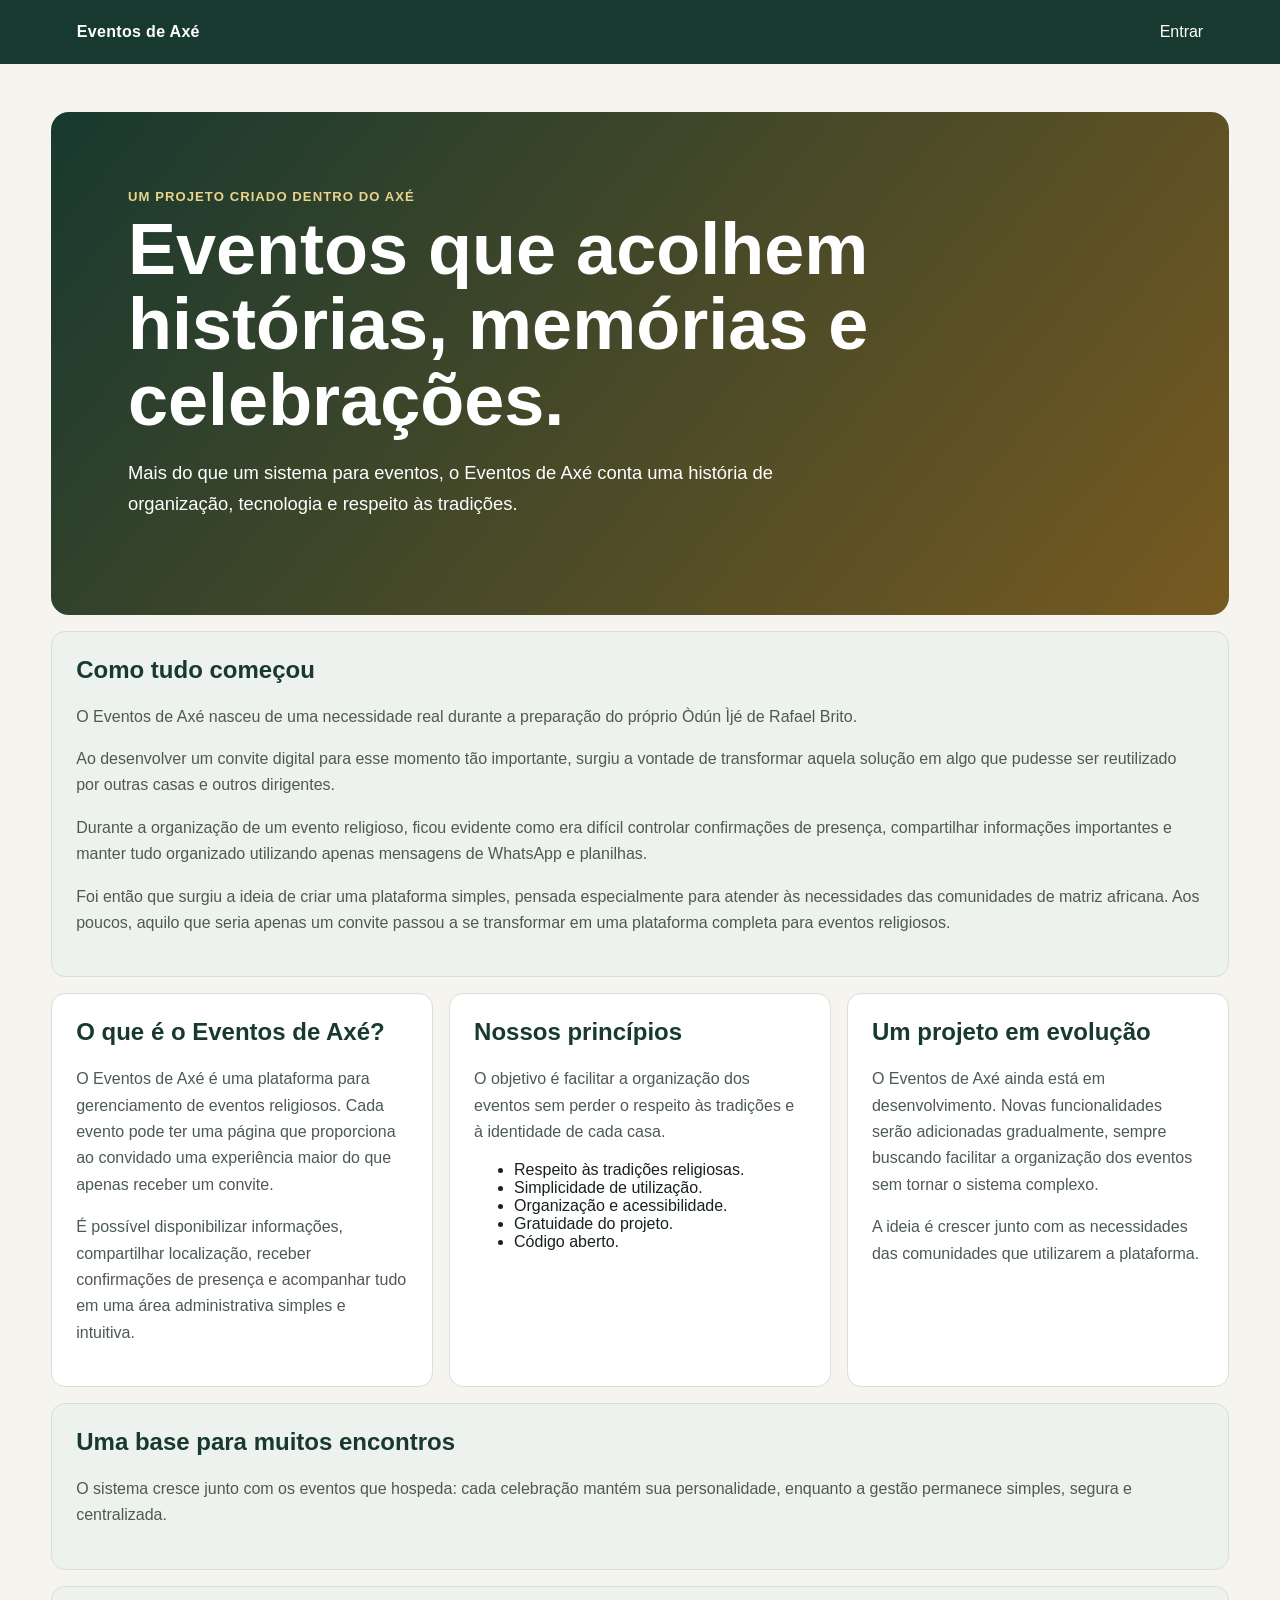
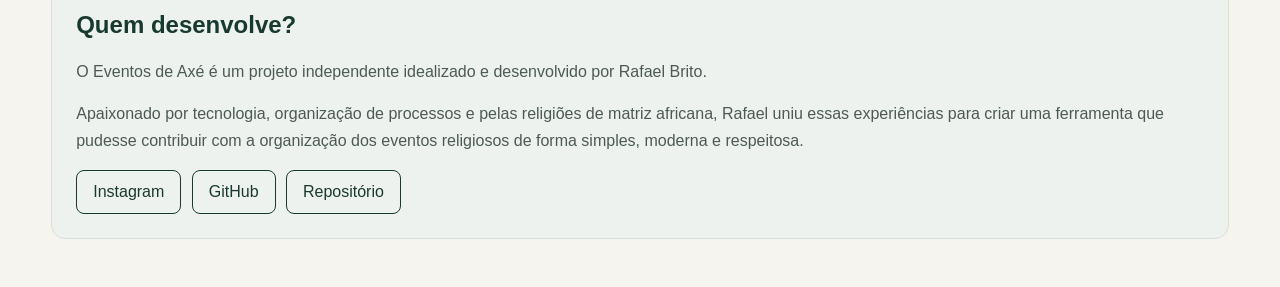
<file: index.html>
<!doctype html>
<html lang="pt-BR"><head><meta charset="utf-8"><meta name="viewport" content="width=device-width,initial-scale=1"><title>Eventos de Axé</title><link rel="stylesheet" href="assets/css/portal.css"></head>
<body><header class="portal-header"><a href="#/" class="brand">Eventos de Axé</a><nav id="navigation"></nav></header><main id="app" class="portal-main" aria-live="polite"></main><script src="assets/js/config.js"></script><script src="assets/js/session.js"></script><script src="assets/js/api.js"></script><script src="js/portal-app.js"></script></body></html>
</file>
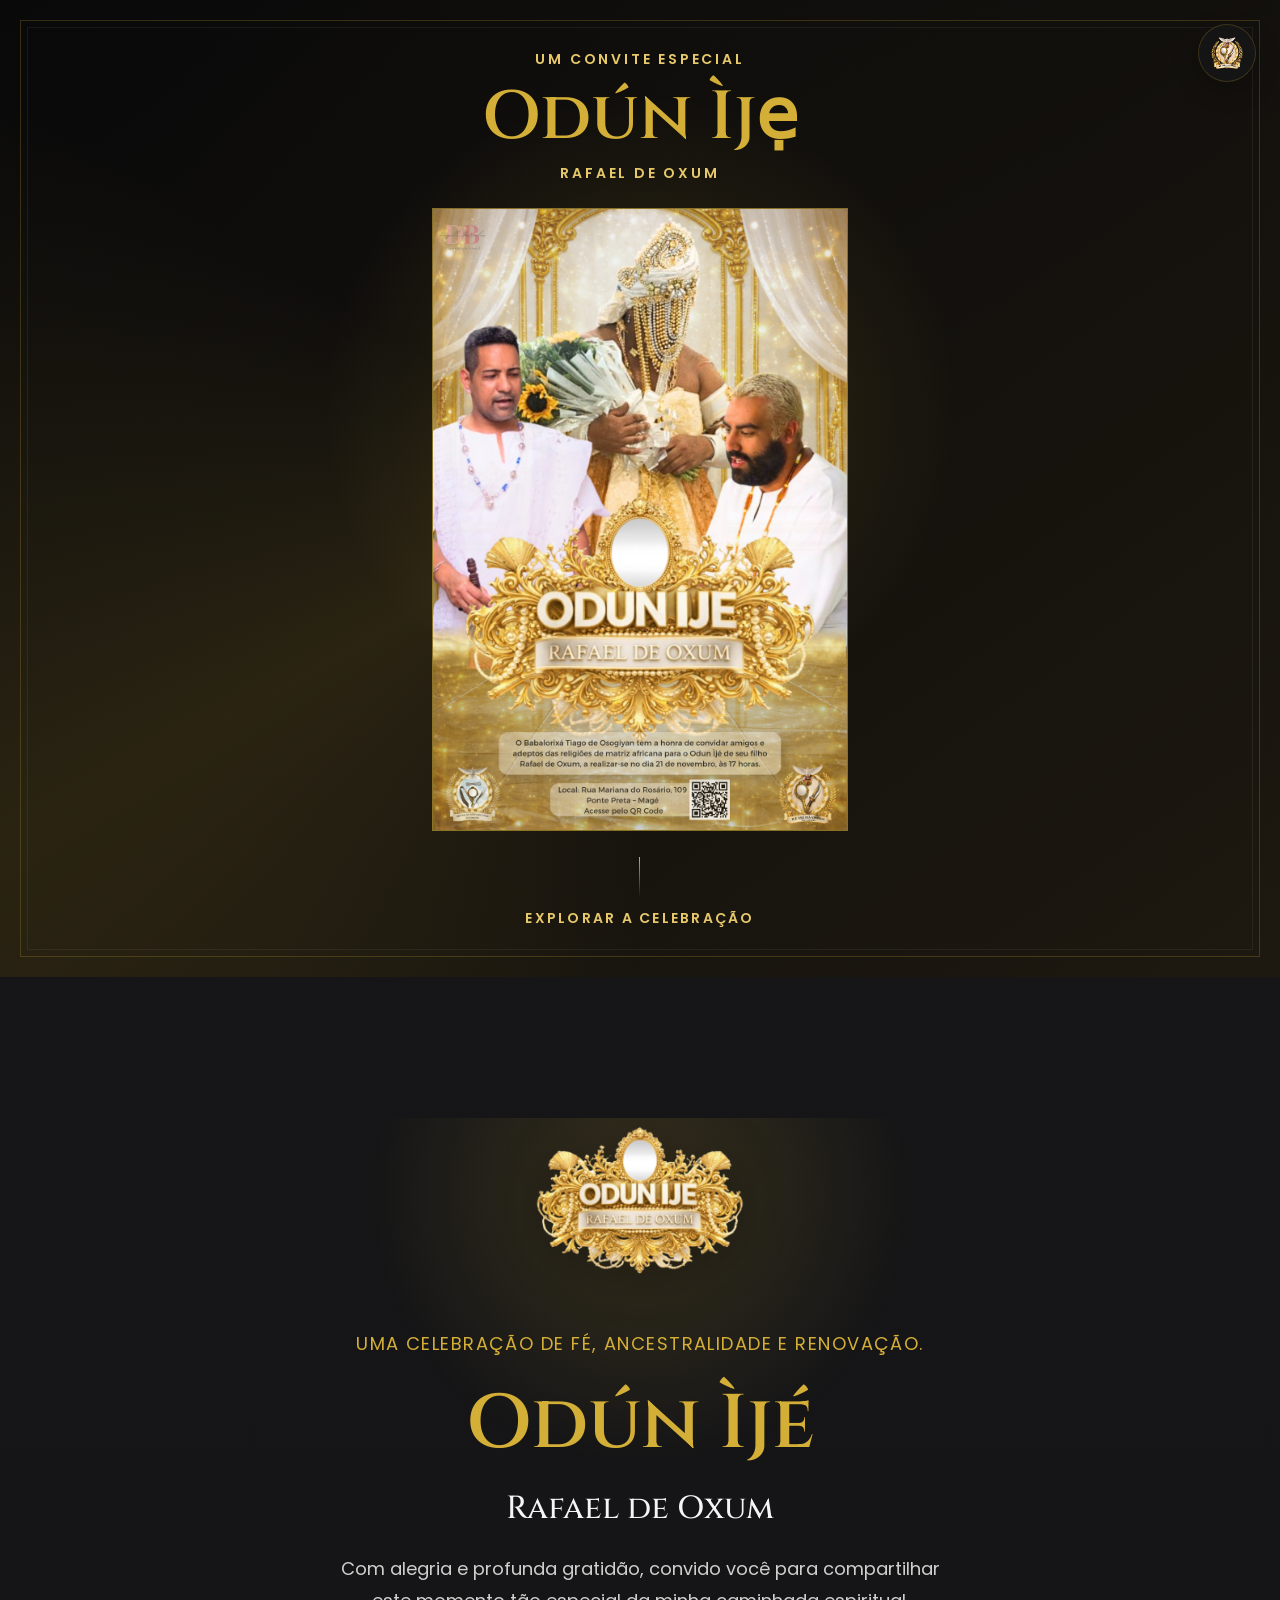
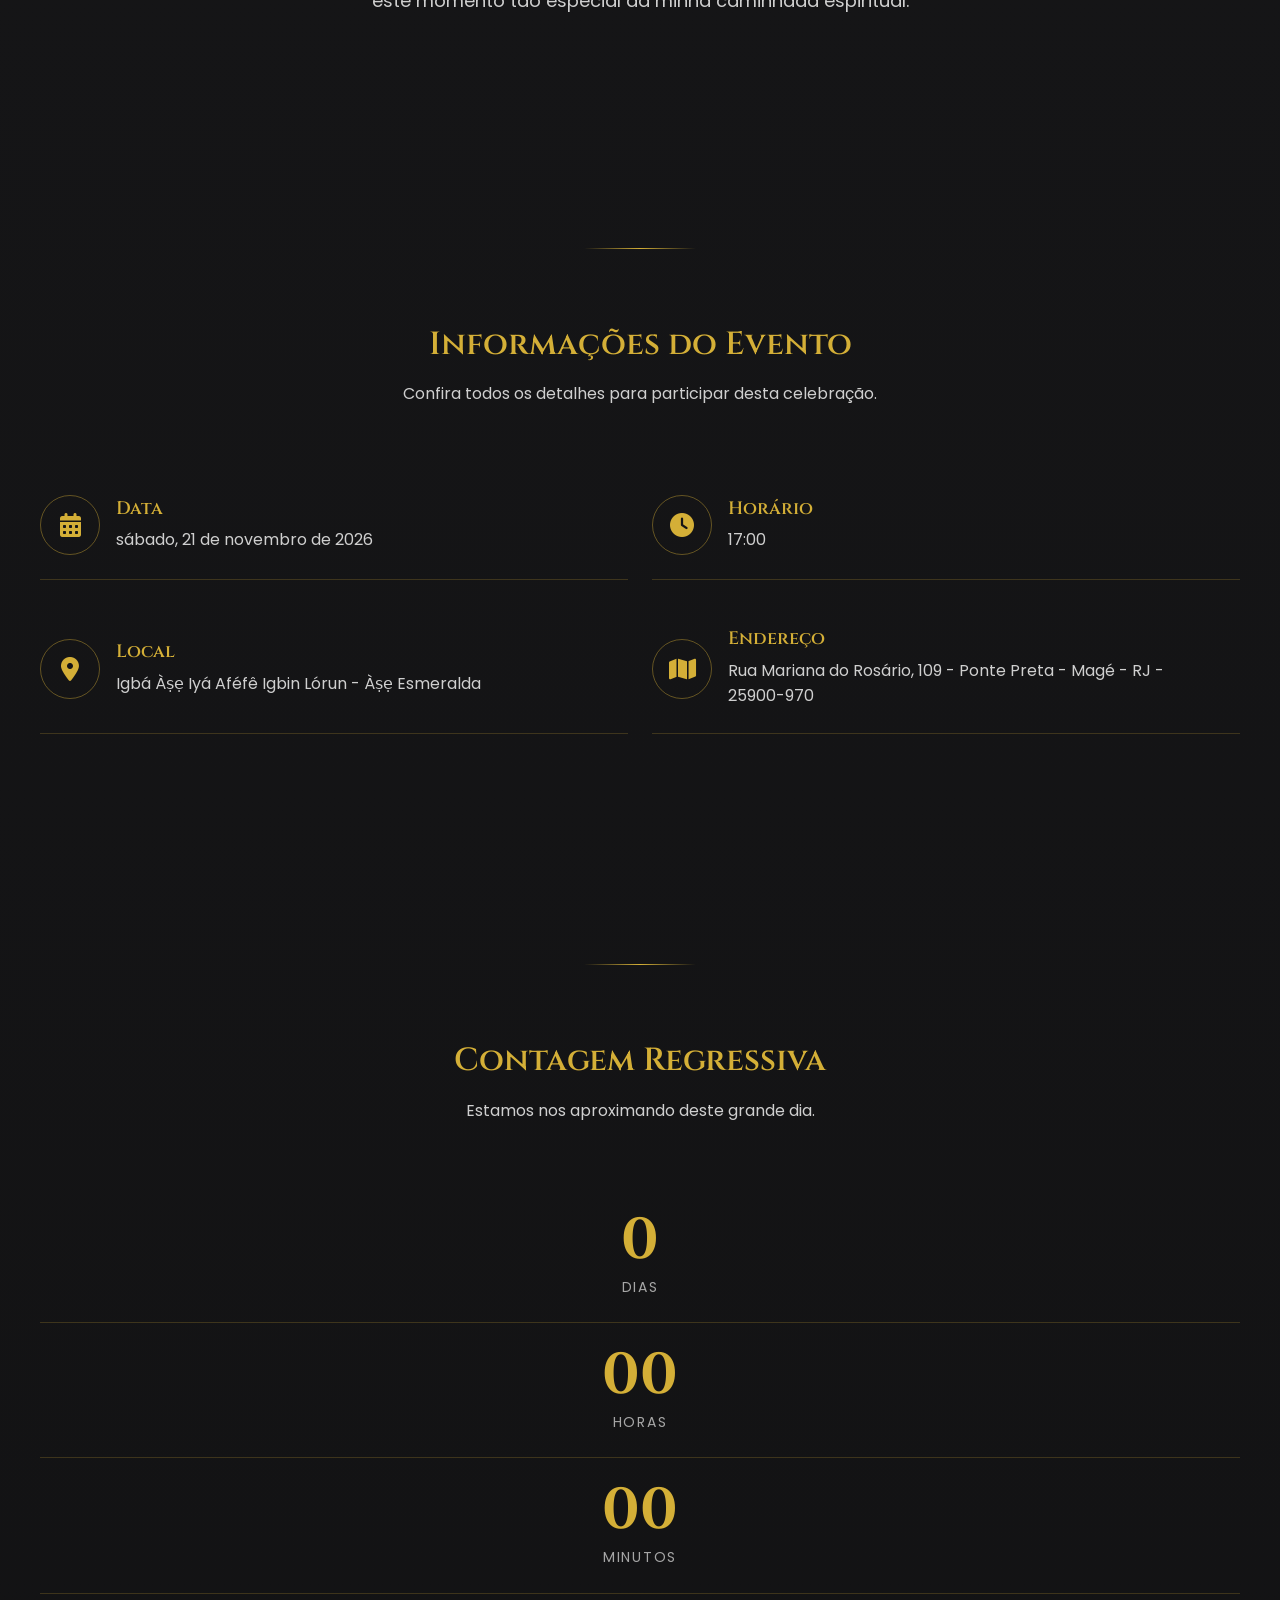
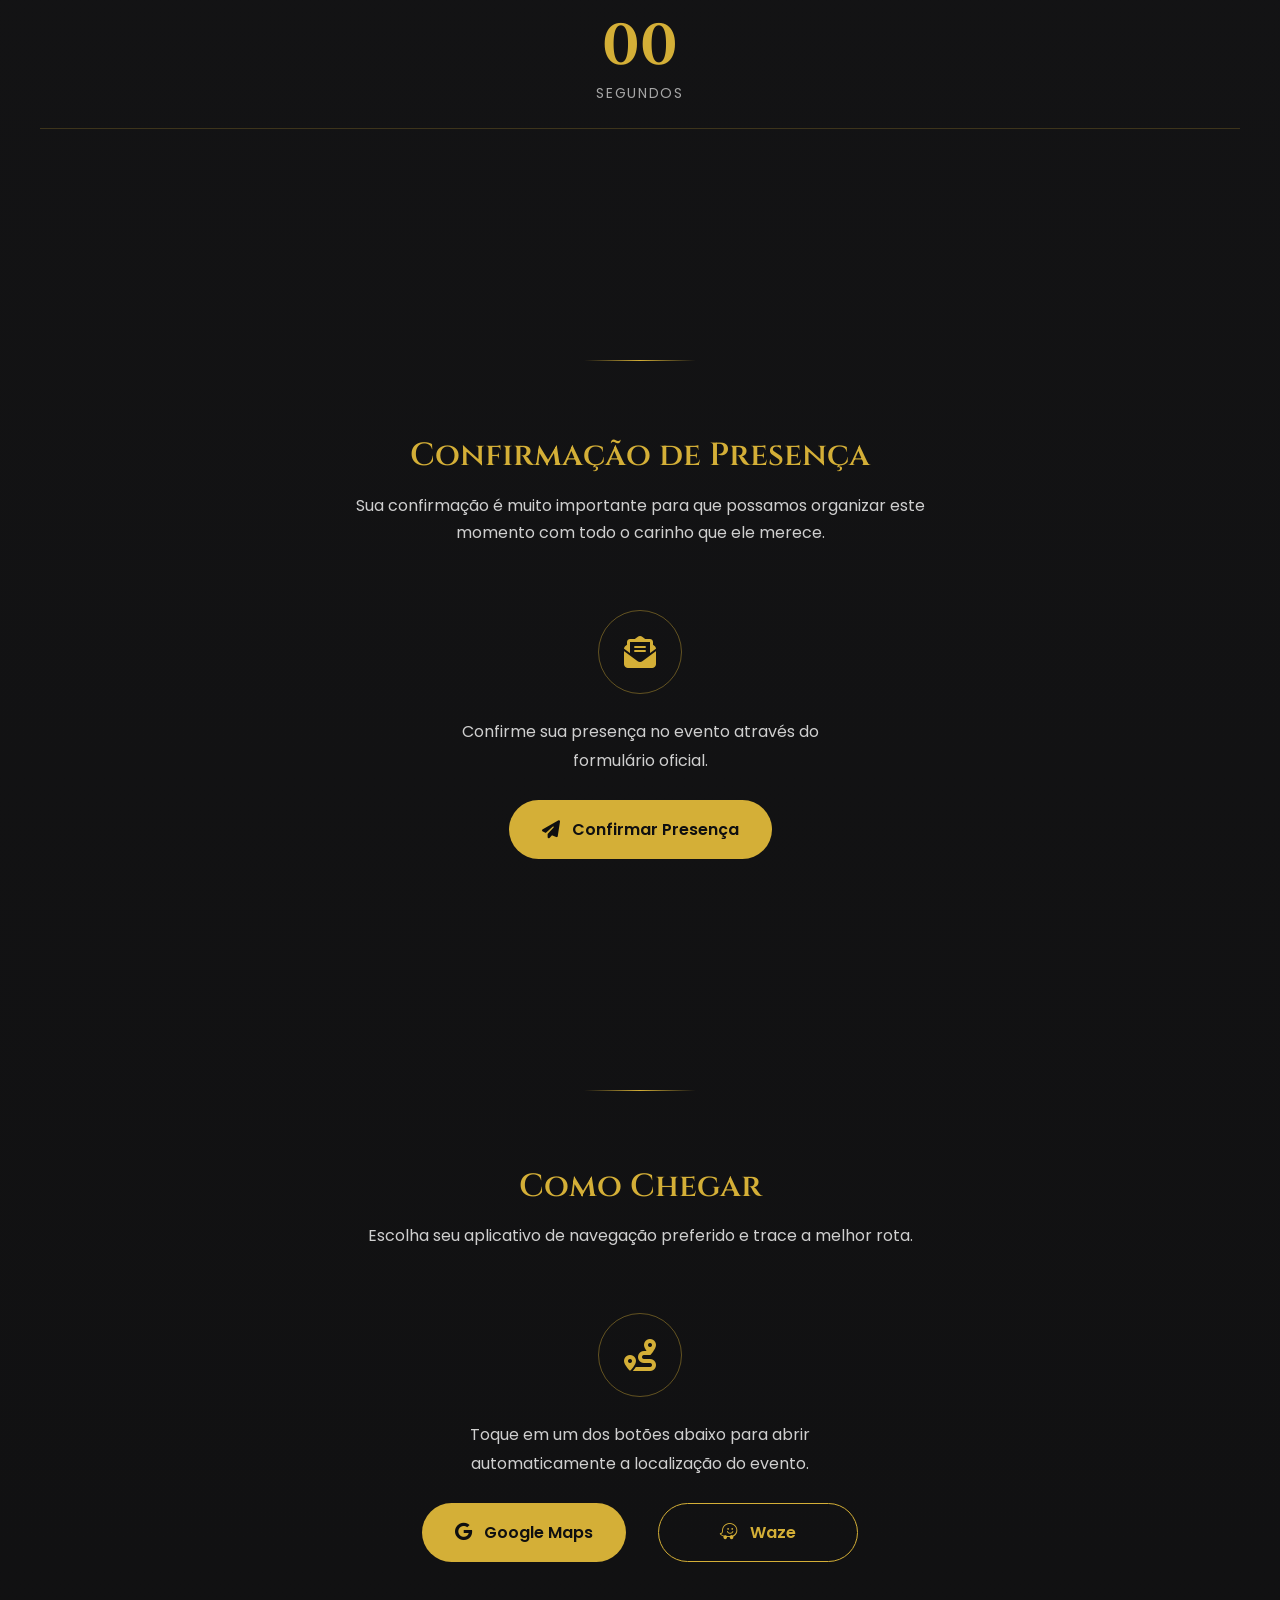
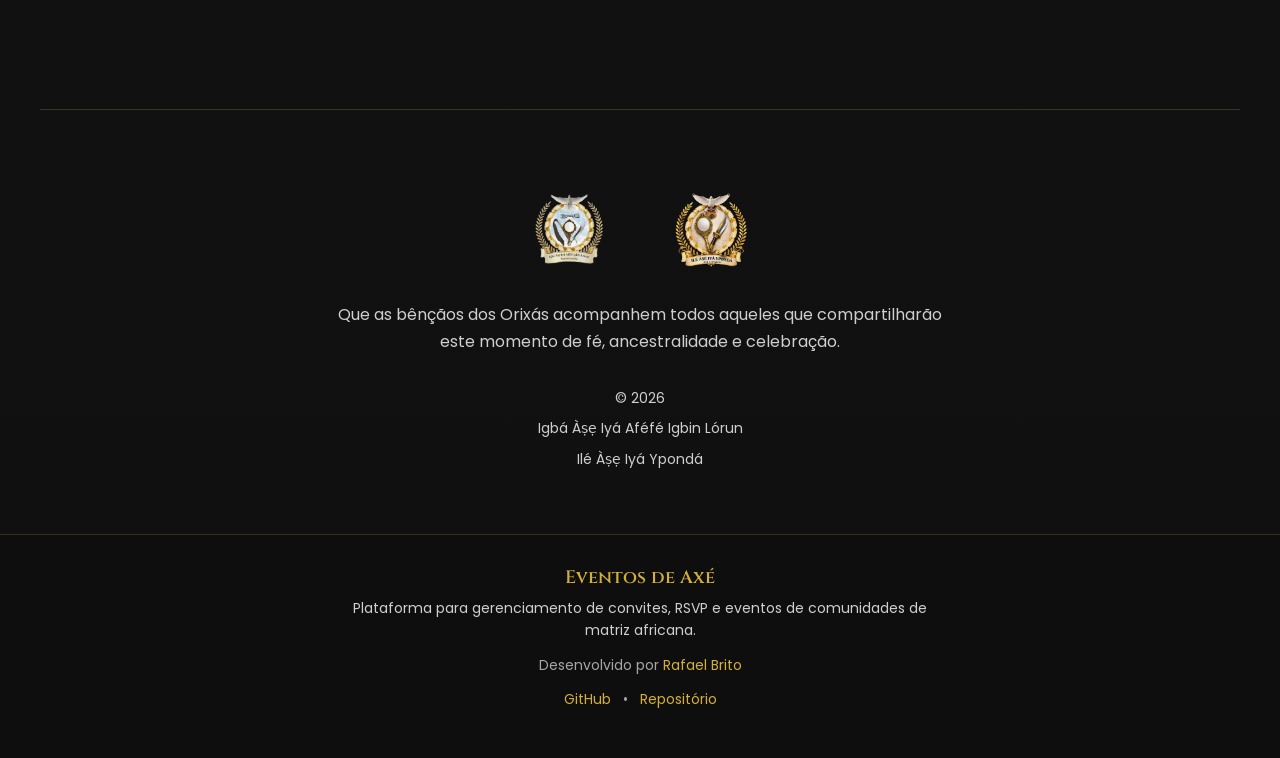
<file: eventos/odun-ije-rafael-oxum/index.html>
<!DOCTYPE html>
<html lang="pt-BR">

<head>

    <!-- ==========================================================
         METADADOS
    =========================================================== -->

    <meta charset="UTF-8">

    <meta
        name="viewport"
        content="width=device-width, initial-scale=1.0">

    <meta
        name="theme-color"
        content="#D4AF37">

    <meta
        name="description"
        content="Celebre conosco o Òdún Ìjé de Rafael de Oxum.">

    <meta
        name="author"
        content="Ilé Àṣẹ Iyá Ypondá">

    <!-- ==========================================================
         OPEN GRAPH
    =========================================================== -->

    <meta
        property="og:type"
        content="website">

    <meta
        property="og:locale"
        content="pt_BR">

    <meta
        property="og:title"
        content="Òdún Ìjé • Rafael de Oxum">

    <meta
        property="og:description"
        content="Sua presença tornará este momento ainda mais especial.">

    <meta
        property="og:image"
        content="img/convite.png">

    <!-- ==========================================================
         TÍTULO
    =========================================================== -->

    <title>

        Òdún Ìjé • Rafael de Oxum

    </title>

    <!-- ==========================================================
         ÍCONES
    =========================================================== -->

    <link
        rel="icon"
        type="image/png"
        href="img/brasao2.png">

    <link
        rel="apple-touch-icon"
        href="img/brasao2.png">

    <!-- ==========================================================
         GOOGLE FONTS
    =========================================================== -->

    <link
        rel="preconnect"
        href="https://fonts.googleapis.com">

    <link
        rel="preconnect"
        href="https://fonts.gstatic.com"
        crossorigin>

    <link
        href="https://fonts.googleapis.com/css2?family=Cinzel:wght@400;500;600;700&family=Poppins:wght@300;400;500;600&display=swap"
        rel="stylesheet">

    <!-- ==========================================================
         FONT AWESOME
    =========================================================== -->

    <link
        rel="stylesheet"
        href="https://cdnjs.cloudflare.com/ajax/libs/font-awesome/6.7.2/css/all.min.css">

    <!-- ==========================================================
         CSS
    =========================================================== -->

    <link
        rel="stylesheet"
        href="css/style.css">

</head>

<body class="event-public-page">

    <!-- ==========================================================
         DASHBOARD
    =========================================================== -->

    <a
        class="dashboard-access"
        href="dashboard.html"
        aria-label="Acessar Dashboard">

        <img
            id="dashboardLogo"
            src="img/brasao2.png"
            alt="Dashboard">

    </a>

    <section class="invitation-intro" aria-labelledby="invitationTitle">
        <div class="invitation-aura" aria-hidden="true"></div>
        <div class="invitation-content">
            <p class="invitation-kicker">Um convite especial</p>
            <h1 id="invitationTitle">Odún Ìjẹ</h1>
            <p class="invitation-name">Rafael de Oxum</p>
            <figure class="invitation-frame">
                <img src="img/convite.png" alt="Convite do Odún Ìjẹ de Rafael de Oxum">
            </figure>
            <a class="invitation-continue" href="#event-content">
                <span aria-hidden="true"></span>
                Explorar a celebração
            </a>
        </div>
    </section>

    <!-- ==========================================================
         CONTEÚDO
    =========================================================== -->

    <main id="event-content" class="page">
        <!-- ======================================================
             HERO
        ======================================================= -->
        <section
            class="section hero"
            id="hero">

            <div class="container">

                <div class="surface hero-surface">

                    <div class="hero-layout">

                        <!-- ==========================================
                             LOGO
                        =========================================== -->

                        <img
                            id="heroLogo"
                            class="hero-logo"
                            src="img/logo-evento.png"
                            alt="Logo do Òdún Ìjé">

                        <!-- ==========================================
                             TEXTO
                        =========================================== -->

                        <div class="hero-text">

                            <p id="heroSubtitle" class="hero-subtitle">

                                Uma celebração de fé,
                                ancestralidade e renovação.

                            </p>

                            <h1 id="heroTitle" class="hero-title">

                                Òdún Ìjé

                            </h1>

                            <h2 id="heroCelebrant" class="hero-name">

                                Rafael de Oxum

                            </h2>

                            <p id="heroMessage" class="hero-description">

                                Com alegria e profunda gratidão,
                                convido você para compartilhar
                                este momento tão especial
                                da minha caminhada espiritual.

                            </p>

                        </div>

                        <!-- ==========================================
                             AÇÕES
                        ===============================================

                        <div class="hero-actions">

                            <a
                                class="btn btn-primary"
                                href="#rsvp">

                                <i class="fa-solid fa-check"></i>

                                <span>

                                    Confirmar Presença

                                </span>

                            </a>

                            <a
                                class="btn btn-secondary"
                                href="#event-info">

                                <i class="fa-solid fa-circle-info"></i>

                                <span>

                                    Informações

                                </span>

                            </a>

                        </div>

                        ===============================================
                             FIM DAS AÇÕES
                        ========================================== --->

                    </div>

                </div>

            </div>

        </section>

        <!-- ======================================================
             INFORMAÇÕES DO EVENTO
        ======================================================= -->
        <section
            class="section event-info"
            id="event-info">

            <div class="container">

                <div class="surface">

                    <header class="section-header">

                        <h2 class="section-title">

                            Informações do Evento

                        </h2>

                        <p class="section-subtitle">

                            Confira todos os detalhes para participar
                            desta celebração.

                        </p>

                    </header>

                    <div class="section-body">

                        <div class="grid cols-2">

                            <!-- ======================================
                                 DATA
                            ======================================= -->

                            <article class="card info-card">

                                <div class="icon-circle icon-circle-md">

                                    <i class="fa-solid fa-calendar-days"></i>

                                </div>

                                <div class="info-content">

                                    <h3>

                                        Data

                                    </h3>

                                    <p id="eventDate">

                                        --

                                    </p>

                                </div>

                            </article>

                            <!-- ======================================
                                 HORÁRIO
                            ======================================= -->

                            <article class="card info-card">

                                <div class="icon-circle icon-circle-md">

                                    <i class="fa-solid fa-clock"></i>

                                </div>

                                <div class="info-content">

                                    <h3>

                                        Horário

                                    </h3>

                                    <p id="eventTime">

                                        --

                                    </p>

                                </div>

                            </article>

                            <!-- ======================================
                                 LOCAL
                            ======================================= -->

                            <article class="card info-card">

                                <div class="icon-circle icon-circle-md">

                                    <i class="fa-solid fa-location-dot"></i>

                                </div>

                                <div class="info-content">

                                    <h3>

                                        Local

                                    </h3>

                                    <p id="eventLocation">

                                        --

                                    </p>

                                </div>

                            </article>

                            <!-- ======================================
                                 ENDEREÇO
                            ======================================= -->

                            <article class="card info-card">

                                <div class="icon-circle icon-circle-md">

                                    <i class="fa-solid fa-map"></i>

                                </div>

                                <div class="info-content">

                                    <h3>

                                        Endereço

                                    </h3>

                                    <p id="eventAddress">

                                        --

                                    </p>

                                </div>

                            </article>

                        </div>

                    </div>

                </div>

            </div>

        </section>

        <!-- ======================================================
             CONTAGEM REGRESSIVA
        ======================================================= -->
        <section
            class="section countdown"
            id="countdown">

            <div class="container">

                <div class="surface">

                    <header class="section-header">

                        <h2 class="section-title">

                            Contagem Regressiva

                        </h2>

                        <p class="section-subtitle">

                            Estamos nos aproximando deste grande dia.

                        </p>

                    </header>

                    <div class="section-body">

                        <div class="grid grid-4">

                            <article class="card countdown-card">

                                <span
                                    id="days"
                                    class="countdown-value">

                                    000

                                </span>

                                <span class="countdown-label">

                                    Dias

                                </span>

                            </article>

                            <article class="card countdown-card">

                                <span
                                    id="hours"
                                    class="countdown-value">

                                    00

                                </span>

                                <span class="countdown-label">

                                    Horas

                                </span>

                            </article>

                            <article class="card countdown-card">

                                <span
                                    id="minutes"
                                    class="countdown-value">

                                    00

                                </span>

                                <span class="countdown-label">

                                    Minutos

                                </span>

                            </article>

                            <article class="card countdown-card">

                                <span
                                    id="seconds"
                                    class="countdown-value">

                                    00

                                </span>

                                <span class="countdown-label">

                                    Segundos

                                </span>

                            </article>

                        </div>

                    </div>

                </div>

            </div>

        </section>

        <!-- ======================================================
             CONFIRMAÇÃO DE PRESENÇA
        ======================================================= -->
        <section
            class="section rsvp"
            id="rsvp">

            <div class="container">

                <div class="surface">

                    <header class="section-header">

                        <h2 class="section-title">

                            Confirmação de Presença

                        </h2>

                        <p class="section-subtitle">

                            Sua confirmação é muito importante para que
                            possamos organizar este momento com todo o
                            carinho que ele merece.

                        </p>

                    </header>

                    <div class="section-body">

                        <div class="rsvp-layout">

                            <div class="icon-circle icon-circle-lg">

                                <i class="fa-solid fa-envelope-open-text"></i>

                            </div>

                            <p id="rsvpMessage">

                                Clique no botão abaixo para confirmar sua
                                presença através do formulário oficial.

                            </p>

                            <div class="rsvp-actions">

                                <button
                                    id="btnRSVP"
                                    class="btn btn-primary"
                                    type="button">

                                    <i class="fa-solid fa-paper-plane"></i>

                                    <span>

                                        Confirmar Presença

                                    </span>

                                </button>

                            </div>

                        </div>

                    </div>

                </div>

            </div>

        </section>

        <!-- ======================================================
             COMO CHEGAR
        ======================================================= -->
        <section
            class="section directions"
            id="directions">

            <div class="container">

                <div class="surface">

                    <header class="section-header">

                        <h2 class="section-title">

                            Como Chegar

                        </h2>

                        <p id="directionsDescription" class="section-subtitle">

                            Escolha seu aplicativo de navegação
                            preferido e trace a melhor rota.

                        </p>

                    </header>

                    <div class="section-body">

                        <div class="directions-layout">

                            <div class="icon-circle icon-circle-lg">

                                <i class="fa-solid fa-route"></i>

                            </div>

                            <p id="directionsMessage">

                                Toque em um dos botões abaixo para abrir
                                automaticamente a localização do evento.

                            </p>

                            <div class="directions-actions">

                                <button
                                    id="btnGoogleMaps"
                                    class="btn btn-primary"
                                    type="button">

                                    <i class="fa-brands fa-google"></i>

                                    <span>

                                        Google Maps

                                    </span>

                                </button>

                                <button
                                    id="btnWaze"
                                    class="btn btn-secondary"
                                    type="button">

                                    <i class="fa-brands fa-waze"></i>

                                    <span>

                                        Waze

                                    </span>

                                </button>

                            </div>

                        </div>

                    </div>

                </div>

            </div>

        </section>

        <!-- ======================================================
             RODAPÉ + TOAST
        ======================================================= -->
        <footer class="footer">

            <div class="container">

                <div class="surface">

                    <div class="footer-layout">

                        <div class="footer-brands">

                            <a
                                id="btnAseEsmeralda"
                                class="footer-brand-link"
                                href="https://www.instagram.com/aseesmeralda/"
                                target="_blank"
                                rel="noopener noreferrer">

                                <img
                                    id="aseEsmeraldaLogo"
                                    class="footer-logo"
                                    src="img/brasao1.png"
                                    alt="Brasão do Igbá Àṣẹ Iyá Aféfé Igbin Lórun">

                            </a>

                            <a
                                id="btnAseTopazio"
                                class="footer-brand-link"
                                href="https://www.instagram.com/asetopazio/"
                                target="_blank"
                                rel="noopener noreferrer">

                                <img
                                    id="aseTopazioLogo"
                                    class="footer-logo"
                                    src="img/brasao2.png"
                                    alt="Brasão do Ilé Àṣẹ Iyá Ypondá">
                            
                            </a>

                        </div>

                        <p class="footer-text">

                            Que as bênçãos dos Orixás acompanhem todos
                            aqueles que compartilharão este momento de fé,
                            ancestralidade e celebração.

                        </p>

                        <div class="footer-copy">

                            <p>

                                © <span id="currentYear"></span>

                            </p>

                            <p>Igbá Àṣẹ Iyá Aféfé Igbin Lórun</p>

                            <p>Ilé Àṣẹ Iyá Ypondá</p>

                        </div>

                    </div>

                </div>

            </div>

        </footer>

    </main>

    <!-- ==========================================================
         TOAST
    =========================================================== -->

    <div
        id="toast"
        class="toast"
        role="status"
        aria-live="polite"
        aria-atomic="true">

        <div class="toast-header">

            <strong id="toastTitle">

                Aviso

            </strong>

            <button
                id="toastClose"
                class="toast-close"
                type="button"
                aria-label="Fechar">

                <i class="fa-solid fa-xmark"></i>

            </button>

        </div>

        <div
            id="toastMessage"
            class="toast-body">

        </div>

    </div>

    <!-- ==========================================================
         FOOTER INSTITUCIONAL
    =========================================================== -->
    <footer class="system-footer">
        <div class="container">
            <div class="system-footer-content stack">
                <div class="system-footer-brand stack">
                    <h2 id="systemName" class="system-footer-title">--</h2>
                    <p id="systemDescription" class="system-footer-description">--</p>
                </div>

                <p class="system-footer-developer">
                    Desenvolvido por
                    <a id="systemDeveloper" href="#" target="_blank" rel="noopener noreferrer">--</a>
                </p>

                <nav class="system-footer-links" aria-label="Links do projeto">
                    <a id="systemGithub" href="#" target="_blank" rel="noopener noreferrer">GitHub</a>
                    <span class="system-footer-separator" aria-hidden="true">•</span>
                    <a id="systemRepository" href="#" target="_blank" rel="noopener noreferrer">Repositório</a>
                </nav>
            </div>
        </div>
    </footer>

    <!-- ==========================================================
         JAVASCRIPT
    =========================================================== -->

    <script src="js/dados-evento.js"></script>
    <script src="js/script.js"></script>
    <script src="js/system.js"></script>

</body>

</html>
</file>
<file: assets/css/portal.css>
:root{font-family:Inter,Arial,sans-serif;color:#18221d;background:#f5f4ef}*{box-sizing:border-box}body{margin:0}.portal-header{min-height:64px;padding:0 6vw;display:flex;align-items:center;justify-content:space-between;background:#18392f;color:#fff}.brand{font-weight:800;color:#fff;text-decoration:none;letter-spacing:.02em}.portal-header nav{display:flex;gap:1rem;align-items:center;flex-wrap:wrap;justify-content:flex-end}.portal-header nav a,.portal-header nav button{color:#fff;background:none;border:0;font:inherit;cursor:pointer;text-decoration:none}.portal-main{width:min(1180px,92vw);margin:3rem auto}.panel{background:#fff;border-radius:18px;padding:clamp(1.5rem,4vw,3.5rem);box-shadow:0 12px 35px #18392f14}.home-panel{padding:0;background:none;box-shadow:none}.institutional-hero{padding:clamp(2rem,6vw,5rem);border-radius:18px;background:linear-gradient(130deg,#18392f,#775a21);color:#fff}.institutional-hero .eyebrow{color:#e9d38d}.institutional-hero h1{max-width:760px;margin:.5rem 0 1rem;font-size:clamp(2.2rem,6vw,4.5rem);line-height:1.05}.institutional-lead{max-width:650px;font-size:1.15rem;line-height:1.7}.institutional-grid{display:grid;grid-template-columns:repeat(3,1fr);gap:1rem;margin-top:1rem}.institutional-grid article,.institutional-note{border:1px solid #d9ded8;border-radius:14px;padding:1.5rem;background:#fff}.institutional-grid h2,.institutional-note h2{margin-top:0;color:#18392f}.institutional-grid p,.institutional-note p{color:#4d5a52;line-height:1.65}.institutional-note{margin-top:1rem;background:#edf2ee}.stack{display:grid;gap:1rem}.grid,.event-grid{display:grid;grid-template-columns:repeat(auto-fit,minmax(240px,1fr));gap:1rem}.card{border:1px solid #d9ded8;border-radius:12px;padding:1.25rem;background:#fff}.card h2{margin-top:0}.button{display:inline-block;border:1px solid #18392f;border-radius:8px;background:#18392f;color:#fff;padding:.75rem 1rem;font-weight:700;text-decoration:none;cursor:pointer;font:inherit}.button.secondary{background:transparent;color:#18392f}.button.danger{background:#a72d29;border-color:#a72d29;padding:.45rem .7rem;font-size:.88rem}.form{display:grid;gap:1rem;max-width:520px}.compact-form{max-width:none}.form label{display:grid;gap:.4rem;font-weight:700}.form input{padding:.75rem;border:1px solid #aab5ad;border-radius:8px;font:inherit;width:100%}.message{min-height:1.25rem}.error{color:#9d1e16}.muted{color:#5e6a63}.eyebrow{margin:0 0 .35rem;color:#65756b;font-size:.82rem;font-weight:800;letter-spacing:.08em;text-transform:uppercase}.page-heading{display:flex;align-items:flex-start;justify-content:space-between;gap:1rem;margin-bottom:2rem}.page-heading h1{margin:.1rem 0 .35rem}.admin-layout,.profile-grid{display:grid;grid-template-columns:repeat(2,minmax(0,1fr));gap:1rem;align-items:start}.profile-grid{grid-template-columns:repeat(3,minmax(0,1fr))}.admin-section{margin-top:2.5rem}.section-title-row{display:flex;align-items:center;justify-content:space-between;margin-bottom:1rem}.section-title-row h2{margin:0}.section-title-row span{display:grid;place-items:center;min-width:2rem;height:2rem;border-radius:99px;background:#e8efe9;color:#18392f;font-weight:800}.event-card{display:flex;flex-direction:column;align-items:flex-start;gap:.65rem}.event-card h2{margin:0}.card-actions{display:flex;gap:.65rem;flex-wrap:wrap;margin-top:auto}.table-wrap{overflow-x:auto;border:1px solid #d9ded8;border-radius:12px}.table-wrap table{width:100%;border-collapse:collapse;min-width:600px}.table-wrap th,.table-wrap td{padding:.9rem;text-align:left;border-bottom:1px solid #e6eae6}.table-wrap tr:last-child td{border:0}.table-wrap th{background:#f4f7f4}.event-frame{width:100%;min-height:1200px;border:0;border-radius:12px;background:#fff}.dashboard-panel{padding:clamp(1rem,2vw,1.5rem)}.dashboard-heading{padding:0 1rem;margin-bottom:1rem}.text-link{color:#18392f}@media(max-width:800px){.institutional-grid,.admin-layout,.profile-grid{grid-template-columns:1fr}.portal-header{padding:1rem 4vw;gap:.75rem;align-items:flex-start}.portal-main{margin:1.5rem auto}.panel{padding:1.25rem}.page-heading{flex-direction:column}.dashboard-heading{padding:0}.event-frame{min-height:1100px}}@media(max-width:520px){.portal-header nav{gap:.65rem;font-size:.9rem}.card-actions .button{width:100%;text-align:center}}
</file>
<file: eventos/odun-ije-rafael-oxum/css/style.css>
/* ==========================================================
   ROOT
========================================================== */

:root {

    /* ======================================================
       CORES
    ====================================================== */
    --color-primary: #D4AF37;
    --color-primary-light: #E7C96B;
    --color-primary-dark: #B18E25;
    --color-background: #0F0F10;
    --color-surface: rgba(22, 22, 24, 0.82);
    --color-surface-hover: rgba(30, 30, 33, 0.92);
    --color-border: rgba(212, 175, 55, 0.20);
    --color-text: #F5F5F5;
    --color-text-muted: #CFCFCF;
    --color-text-soft: #A6A6A6;
    --color-success: #3CB371;
    --color-warning: #F4B400;
    --color-error: #D9534F;
    --color-overlay: rgba(0, 0, 0, 0.65);

    /* ======================================================
       TIPOGRAFIA
    ====================================================== */
    /* Famílias */
    --font-title: "Cinzel", serif;
    --font-body: "Poppins", sans-serif;
    /* Tamanhos */
    --text-xs: 0.75rem;
    --text-sm: 0.875rem;
    --text-sm-md: 0.95rem;
    --text-md: 1rem;
    --text-lg: 1.125rem;
    --text-xl: 1.5rem;
    --text-xxl: 1.9rem;
    --text-2xl: 2rem;
    --text-2xxl: 2.35rem;
    --text-3xl: 2.75rem;
    --text-4xl: 3.5rem;
    /* Pesos */
    --text-light: 300;
    --text-regular: 400;
    --text-medium: 500;
    --text-semibold: 600;
    --text-bold: 700;
    /* Altura das linhas */
    --line-height-tight: 1.2;
    --line-height-normal: 1.6;
    --line-height-relaxed: 1.8;
    /*Espaçamento entre letras */
    --tracking-tight:  -0.03em;
    --tracking-normal: 0;
    --tracking-wide:   0.03em;
    --tracking-wider:  0.08em;
    --tracking-widest: 0.12em;

    /* ======================================================
       ESPAÇAMENTOS
    ====================================================== */
    --space-2xs: .25rem;
    --space-xs: .5rem;
    --space-sm: .75rem;
    --space-md: 1rem;
    --space-lg: 1.5rem;
    --space-xl: 2rem;
    --space-2xl: 3rem;
    --space-3xl: 4rem;

    /* ======================================================
       LARGURAS
    ====================================================== */
    --container-width: 1200px;
    --measure-sm: 32ch;
    --measure-md: 48ch;
    --measure-lg: 64ch;

    /* ======================================================
       BORDAS
    ====================================================== */
    --radius-sm: .5rem;
    --radius-md: .75rem;
    --radius-lg: 1rem;
    --radius-xl: 1.5rem;
    --radius-round: 9999px;

    /* ======================================================
       SOMBRAS
    ====================================================== */
    --shadow-sm:
        0 2px 8px rgba(0, 0, 0, .18);
    --shadow-md:
        0 8px 24px rgba(0, 0, 0, .25);
    --shadow-lg:
        0 18px 50px rgba(0, 0, 0, .35);

    /* ======================================================
       TRANSIÇÕES
    ====================================================== */
    --transition-fast: .20s ease;
    --transition-normal: .30s ease;
    --transition-slow: .50s ease;
}

/* ==========================================================
   RESET
========================================================== */

*,
*::before,
*::after {
    margin: 0;
    padding: 0;
    box-sizing: border-box;
}
html {
    scroll-behavior: smooth;
}
body {
    min-height: 100vh;
    background:
        linear-gradient(
            var(--color-overlay),
            var(--color-overlay)
        ),
        var(--event-background, url("../img/fundo.png")) center top / contain no-repeat fixed;
    color: var(--color-text);
    font-family: var(--font-body);
    font-size: var(--text-md);
    line-height: var(--line-height-normal);
    text-rendering: optimizeLegibility;
    -webkit-font-smoothing: antialiased;
    -moz-osx-font-smoothing: grayscale;
}

/* ==========================================================
   HIDDEN
========================================================== */

[hidden] {
    display: none !important;
}

/* ==========================================================
   ELEMENTOS
========================================================== */

img {
    display: block;
    max-width: 100%;
    height: auto;
}
a {
    color: inherit;
    text-decoration: none;
    transition: var(--transition-fast);
}
button {
    border: none;
    background: none;
    color: inherit;
    cursor: pointer;
}
ul,
ol {
    list-style: none;
}
input,
button,
textarea,
select {
    font: inherit;
}
:focus-visible {
    outline: 2px solid var(--color-primary);
    outline-offset: 3px;
}

/* ==========================================================
   TIPOGRAFIA
========================================================== */

h1,
h2,
h3,
h4,
h5,
h6 {
    color: var(--color-primary);
    font-family: var(--font-title);
    font-weight: var(--text-semibold);
    line-height: var(--line-height-tight);
    text-wrap: balance;
}
p {
    color: var(--color-text-muted);
    text-wrap: pretty;
}
strong {
    font-weight: var(--text-semibold);
}
small {
    font-size: var(--text-sm);
}

/* ==========================================================
   LAYOUT
========================================================== */

.container {
    width: min(
        calc(100% - (var(--space-xl) * 2)),
        var(--container-width)
    );
    margin-inline: auto;
}
.page {
    display: flex;
    flex-direction: column;
    min-height: 100vh;
}
.section {
    padding-block: var(--space-xl);
}
.surface {
    padding: var(--space-2xl);
    background: var(--color-surface);
    border: 1px solid var(--color-border);
    border-radius: var(--radius-xl);
    backdrop-filter: blur(12px);
    box-shadow: var(--shadow-md);
    transition:
        background var(--transition-normal),
        border-color var(--transition-normal),
        transform var(--transition-normal),
        box-shadow var(--transition-normal);
}
.surface:hover {
    background: var(--color-surface-hover);
    border-color: rgba(212, 175, 55, .35);
    box-shadow: var(--shadow-lg);
}

/* ==========================================================
   SECTION
========================================================== */

.section-header {
    display: flex;
    flex-direction: column;
    align-items: center;
    gap: var(--space-md);
    margin-bottom: var(--space-2xl);
    text-align: center;
}
.section-title {
    font-size: var(--text-2xl);
}
.section-subtitle {
    max-width: var(--measure-lg);
    color: var(--color-text-muted);
}

/* ==========================================================
   OBJETOS
========================================================== */

.stack {
    display: flex;
    flex-direction: column;
    gap: var(--space-md);
}
.cluster {
    display: flex;
    flex-wrap: wrap;
    align-items: center;
    gap: var(--space-md);
}
.grid {
    display: grid;
    gap: var(--space-lg);
}

/* ==========================================================
   MODIFICADORES
========================================================== */

.cols-2 {
    grid-template-columns:
        repeat(2, minmax(0, 1fr));
}
.cols-4 {
    grid-template-columns:
        repeat(4, minmax(0, 1fr));
}
.cols-5 {
    grid-template-columns:
        repeat(5, minmax(0, 1fr));
}
.items-center {
    align-items: center;
}
.justify-center {
    justify-content: center;
}
.text-center {
    text-align: center;
}
.measure-sm {
    max-width: var(--measure-sm);
}
.measure-md {
    max-width: var(--measure-md);
}
.measure-lg {
    max-width: var(--measure-lg);
}

/* ==========================================================
   DASHBOARD
========================================================== */

.dashboard-access {
    position: fixed;
    top: var(--space-lg);
    right: var(--space-lg);
    width: 58px;
    height: 58px;
    display: grid;
    place-items: center;
    background: var(--color-surface);
    border: 1px solid var(--color-border);
    border-radius: 50%;
    backdrop-filter: blur(12px);
    box-shadow: var(--shadow-md);
    transition:
        transform var(--transition-fast),
        box-shadow var(--transition-fast),
        border-color var(--transition-fast);
    z-index: 100;
}
.dashboard-access:hover {
    transform: translateY(-3px);
    border-color: var(--color-primary);
    box-shadow: var(--shadow-lg);
}
.dashboard-access img {
    width: 34px;
    height: 34px;
}

/* ==========================================================
   ABERTURA DO CONVITE
========================================================== */

.invitation-intro {
    position: relative;
    isolation: isolate;
    min-height: 100svh;
    display: grid;
    place-items: center;
    overflow: hidden;
    padding: 3rem 1.25rem;
    background:
        radial-gradient(circle at 50% 42%, rgba(212, 175, 55, .18), transparent 37%),
        linear-gradient(145deg, rgba(8, 8, 9, .94), rgba(30, 25, 15, .90));
}
.invitation-intro::before,
.invitation-intro::after {
    content: "";
    position: absolute;
    inset: 1.25rem;
    z-index: -1;
    border: 1px solid rgba(212, 175, 55, .22);
    pointer-events: none;
}
.invitation-intro::after {
    inset: 1.7rem;
    border-color: rgba(255, 255, 255, .06);
}
.invitation-aura {
    position: absolute;
    inset: -25%;
    z-index: -1;
    background: conic-gradient(from 180deg at 50% 50%, transparent, rgba(212, 175, 55, .12), transparent 34%);
    animation: invitation-aura 12s linear infinite;
}
.invitation-content {
    width: min(100%, 31rem);
    display: grid;
    justify-items: center;
    text-align: center;
    animation: invitation-enter 1.4s cubic-bezier(.19, 1, .22, 1) both;
}
.invitation-kicker,
.invitation-name {
    color: var(--color-primary-light);
    font-size: var(--text-sm);
    font-weight: var(--text-semibold);
    letter-spacing: .2em;
    text-transform: uppercase;
}
.invitation-content h1 {
    margin: .4rem 0 .2rem;
    color: var(--color-primary);
    font-family: var(--font-title);
    font-size: clamp(2.5rem, 7vw, 4.25rem);
    font-weight: var(--text-semibold);
}
.invitation-name { margin-bottom: 1.5rem; }
.invitation-frame {
    position: relative;
    width: min(100%, 26rem);
    overflow: hidden;
    border: 1px solid rgba(212, 175, 55, .6);
    box-shadow: 0 1.5rem 4rem rgba(0, 0, 0, .58), 0 0 3.5rem rgba(212, 175, 55, .14);
    animation: invitation-reveal 1.7s cubic-bezier(.19, 1, .22, 1) .18s both;
}
.invitation-frame::after {
    content: "";
    position: absolute;
    inset: 0;
    background: linear-gradient(115deg, transparent 35%, rgba(255, 255, 255, .35) 50%, transparent 65%);
    transform: translateX(-130%);
    animation: invitation-shine 1.35s ease-out 1.35s both;
    pointer-events: none;
}
.invitation-frame img { width: 100%; }
.invitation-continue {
    display: grid;
    justify-items: center;
    gap: .65rem;
    margin-top: 1.6rem;
    color: var(--color-primary-light);
    font-size: var(--text-sm);
    font-weight: var(--text-semibold);
    letter-spacing: .16em;
    text-transform: uppercase;
}
.invitation-continue span {
    width: 1px;
    height: 2.5rem;
    background: linear-gradient(var(--color-primary), transparent);
    animation: invitation-pulse 2.4s ease-in-out infinite;
}
@keyframes invitation-enter {
    from { opacity: 0; transform: translateY(1.5rem); }
    to { opacity: 1; transform: translateY(0); }
}
@keyframes invitation-reveal {
    from { clip-path: inset(48% 0 48% 0); transform: scale(.97); opacity: .2; }
    to { clip-path: inset(0); transform: scale(1); opacity: 1; }
}
@keyframes invitation-shine { to { transform: translateX(130%); } }
@keyframes invitation-aura { to { transform: rotate(1turn); } }
@keyframes invitation-pulse { 50% { opacity: .35; transform: scaleY(.72); } }

@media (prefers-reduced-motion: reduce) {
    .invitation-aura,
    .invitation-content,
    .invitation-frame,
    .invitation-frame::after,
    .invitation-continue span {
        animation: none;
    }
}

/* ==========================================================
   COMPONENTES
========================================================== */

/* ==========================================================
   BOTÕES
========================================================== */

.btn {
    display: inline-flex;
    align-items: center;
    justify-content: center;
    gap: var(--space-sm);
    min-height: 52px;
    padding:
        var(--space-md)
        var(--space-xl);
    border: 1px solid transparent;
    border-radius: var(--radius-round);
    font-weight: var(--text-semibold);
    transition:
        background var(--transition-fast),
        color var(--transition-fast),
        border-color var(--transition-fast),
        transform var(--transition-fast),
        box-shadow var(--transition-fast);
}
.btn i {
    font-size: var(--text-lg);
}
.btn:hover {
    transform: translateY(-2px);
    box-shadow: var(--shadow-md);
}
.btn:active {
    transform: translateY(0);
}
.btn-primary {
    background: var(--color-primary);
    color: var(--color-background);
}
.btn-primary:hover {
    background: var(--color-primary-light);
}
.btn-secondary {
    background: transparent;
    color: var(--color-primary);
    border-color: var(--color-primary);
}
.btn-secondary:hover {
    background: rgba(212, 175, 55, .12);
}

/* ==========================================================
   CARD
========================================================== */

.card {
    display: flex;
    flex-direction: column;
    align-items: center;
    gap: var(--space-md);
    padding: var(--space-xl);
    background: rgba(255, 255, 255, .03);
    border: 1px solid var(--color-border);
    border-radius: var(--radius-lg);
    transition:
        transform var(--transition-normal),
        border-color var(--transition-normal),
        background var(--transition-normal),
        box-shadow var(--transition-normal);
}
.card:hover {
    transform: translateY(-4px);
    background: rgba(255, 255, 255, .05);
    border-color: rgba(212, 175, 55, .40);
    box-shadow: var(--shadow-md);
}

/* ==========================================================
   ICON CIRCLE
========================================================== */

.icon-circle {
    display: grid;
    place-items: center;
    border-radius: 50%;
    background: rgba(212, 175, 55, .12);
    border: 1px solid rgba(212, 175, 55, .30);
    color: var(--color-primary);
    flex-shrink: 0;
}
.icon-circle-sm {
    width: 44px;
    height: 44px;
    font-size: var(--text-md);
}
.icon-circle-md {
    width: 60px;
    height: 60px;
    font-size: var(--text-xl);
}
.icon-circle-lg {
    width: 84px;
    height: 84px;
    font-size: var(--text-2xl);
}

/* ==========================================================
   TOAST (ESTRUTURA)
========================================================== */

.toast {
    position: fixed;
    right: var(--space-lg);
    bottom: var(--space-lg);
    width: min(380px, calc(100vw - 2rem));
    padding: var(--space-lg);
    background: var(--color-surface);
    border: 1px solid var(--color-border);
    border-radius: var(--radius-lg);
    backdrop-filter: blur(14px);
    box-shadow: var(--shadow-lg);
    opacity: 0;
    visibility: hidden;
    transform: translateY(20px);
    transition:
        opacity var(--transition-normal),
        visibility var(--transition-normal),
        transform var(--transition-normal);
}
.toast.is-visible {
    opacity: 1;
    visibility: visible;
    transform: translateY(0);
}
.toast-header {
    display: flex;
    align-items: center;
    justify-content: space-between;
    gap: var(--space-md);
    margin-bottom: var(--space-sm);
}
.toast-header strong {
    color: var(--color-primary);
    font-size: var(--text-lg);
}
.toast-body {
    color: var(--color-text-muted);
}
.toast-close {
    display: grid;
    place-items: center;
    width: 36px;
    height: 36px;
    border-radius: 50%;
    transition:
        background var(--transition-fast),
        color var(--transition-fast);
}
.toast-close:hover {
    background: rgba(255, 255, 255, .08);
    color: var(--color-primary);
}

/* ==========================================================
   HERO
========================================================== */

.hero {
    padding-top: calc(var(--space-3xl) * 1.5);
}
.hero-surface {
    overflow: hidden;
    position: relative;
}
.hero-surface::before {
    content: "";
    position: absolute;
    inset: 0;
    background:
        radial-gradient(
            circle at top,
            rgba(212, 175, 55, .12),
            transparent 65%
        );
    pointer-events: none;
}

/* ==========================================================
   HERO LAYOUT
========================================================== */

.hero-layout {
    display: flex;
    flex-direction: column;
    align-items: center;
    gap: var(--space-2xl);
    text-align: center;
    position: relative;
    z-index: 1;
}

/* ==========================================================
   HERO LOGO
========================================================== */

.hero-logo {
    width: min(280px, 70vw);
    filter:
        drop-shadow(0 8px 24px rgba(0, 0, 0, .35));
}

/* ==========================================================
   HERO TEXT
========================================================== */

.hero-text {
    display: flex;
    flex-direction: column;
    align-items: center;
    gap: var(--space-lg);
}
.hero-subtitle {
    color: var(--color-primary);
    font-size: var(--text-lg);
    letter-spacing: .08em;
    text-transform: uppercase;
}
.hero-title {
    font-size: clamp(
        var(--text-3xl),
        6vw,
        4.75rem
    );
    line-height: 1.1;
}
.hero-name {
    color: var(--color-text);
    font-size: clamp(
        var(--text-xl),
        3vw,
        var(--text-2xl)
    );
    font-weight: var(--text-medium);
}
.hero-description,
.hero-message {
    max-width: var(--measure-lg);
    font-size: var(--text-lg);
}
.hero-message {
    color: var(--color-primary);
    font-weight: var(--text-medium);
}

/* ==========================================================
   HERO ACTIONS
========================================================== */

.hero-actions {
    display: flex;
    flex-wrap: wrap;
    justify-content: center;
    gap: var(--space-md);
}

/* ==========================================================
   EVENT INFO
========================================================== */

.info-card {
    display: flex;
    flex-direction: row;
    align-items: center;
    text-align: left;
}
.info-content {
    display: flex;
    flex-direction: column;
    gap: var(--space-xs);
}
.info-content h3 {
    color: var(--color-primary);
    font-size: var(--text-lg);
}
.info-content p {
    color: var(--color-text-muted);
}

/* ==========================================================
   COUNTDOWN
========================================================== */

.countdown-card {
    justify-content: center;
    text-align: center;
    min-height: 180px;
}
.countdown-value {
    color: var(--color-primary);
    font-family: var(--font-title);
    font-size: clamp(
        2.5rem,
        6vw,
        4rem
    );
    font-weight: var(--text-bold);
    line-height: 1;
}
.countdown-label {
    color: var(--color-text-soft);
    font-size: var(--text-sm);
    letter-spacing: .12em;
    text-transform: uppercase;
}

/* ==========================================================
   RSVP
========================================================== */

.rsvp-layout {
    display: flex;
    flex-direction: column;
    align-items: center;
    gap: var(--space-xl);
    text-align: center;
}
.rsvp-layout p {
    max-width: var(--measure-md);
}
.rsvp-layout .btn {
    min-width: 240px;
}

/* ==========================================================
   DIRECTIONS
========================================================== */

.directions-layout {
    display: flex;
    flex-direction: column;
    align-items: center;
    gap: var(--space-xl);
    text-align: center;
}
.directions-layout p {
    max-width: var(--measure-md);
}
.directions-actions {
    display: flex;
    justify-content: center;
    gap: var(--space-xl);
    flex-wrap: wrap;
}
.directions-layout .btn {
    min-width: 200px;
}

/* ==========================================================
   FOOTER
========================================================== */

.footer {
    padding-bottom: var(--space-3xl);
}
.footer .surface {
    text-align: center;
}
.footer-layout {
    display: flex;
    flex-direction: column;
    align-items: center;
    gap: var(--space-xl);
}
.footer-brands {
    display: flex;
    justify-content: center;
    align-items: center;
    gap: var(--space-3xl);
    flex-wrap: wrap;
}
.footer-brand-link {
    display: inline-flex;
    align-items: center;
    justify-content: center;
    border: none;
    background: transparent;
    padding: 0;
    transition:
        transform var(--transition-fast),
        opacity var(--transition-fast);
}
.footer-brand-link:hover {
    transform: translateY(-3px);
}
.footer-brand-link:focus-visible {
    outline: 2px solid var(--color-primary);
    outline-offset: .5rem;
}
.footer-logo {
    width: 90px;
    opacity: .95;
}
.footer-text {
    max-width: var(--measure-lg);
    color: var(--color-text-muted);
    text-align: center;
    line-height: 1.7;
}
.footer-copy {
    display: flex;
    flex-direction: column;
    align-items: center;
    gap: var(--space-xs);
    color: var(--color-text-soft);
    font-size: var(--text-sm);
}

/* ==========================================================
   FOOTER INSTITUCIONAL
========================================================== */

.system-footer {
    padding: var(--space-xl) 0 var(--space-2xl);
    border-top: 1px solid var(--color-border);
    background: rgba(15, 15, 16, .86);
}
.system-footer-content {
    align-items: center;
    gap: var(--space-sm);
    text-align: center;
}
.system-footer-brand {
    align-items: center;
    gap: var(--space-xs);
}
.system-footer-title {
    font-size: var(--text-lg);
}
.system-footer-description {
    max-width: var(--measure-lg);
    font-size: var(--text-sm);
}
.system-footer-developer,
.system-footer-links {
    color: var(--color-text-soft);
    font-size: var(--text-sm);
}
.system-footer-developer a,
.system-footer-links a {
    color: var(--color-primary);
}
.system-footer-developer a:hover,
.system-footer-links a:hover {
    color: var(--color-primary-light);
}
.system-footer-links {
    display: flex;
    flex-wrap: wrap;
    justify-content: center;
    align-items: center;
    gap: var(--space-sm);
}

/* ==========================================================
   TOAST
========================================================== */

.toast-success {
    border-color: rgba(60, 179, 113, .45);
}
.toast-success .toast-header strong {
    color: var(--color-success);
}
.toast-warning {
    border-color: rgba(244, 180, 0, .45);
}
.toast-warning .toast-header strong {
    color: var(--color-warning);
}
.toast-error {
    border-color: rgba(217, 83, 79, .45);
}
.toast-error .toast-header strong {
    color: var(--color-error);
}

/* ==========================================================
   ANIMAÇÕES
========================================================== */

@keyframes fadeUp {
    from {
        opacity: 0;
        transform: translateY(20px);
    }
    to {
        opacity: 1;
        transform: translateY(0);
    }
}
@keyframes pulse {
    0% {
        transform: scale(1);
    }
    50% {
        transform: scale(1.03);
    }
    100% {
        transform: scale(1);
    }
}

/* ==========================================================
   SCROLLBAR
========================================================== */

::-webkit-scrollbar {
    width: 10px;
}
::-webkit-scrollbar-track {
    background: var(--color-background);
}
::-webkit-scrollbar-thumb {
    background: var(--color-primary-dark);
    border-radius: var(--radius-round);
}
::-webkit-scrollbar-thumb:hover {
    background: var(--color-primary);
}

/* ==========================================================
   SELECTION
========================================================== */

::selection {
    background: var(--color-primary);
    color: var(--color-background);
}

/* ==========================================================
   RESPONSIVIDADE
========================================================== */

/* ==========================================================
   TABLETS
========================================================== */

@media (max-width: 992px) {
    :root {
        --text-3xl: 2.5rem;
        --text-4xl: 3rem;
    }
    .section {
        padding-block: var(--space-xl);
    }
    .surface {
        padding: var(--space-xl);
    }
    .cols-4,
    .cols-5 {
    grid-template-columns:
        repeat(2, minmax(0, 1fr));
    }
    .hero-logo {
        width: min(240px, 70vw);
    }
    .hero-title {
        font-size: clamp(
            2.75rem,
            8vw,
            4rem
        );
    }
}

/* ==========================================================
   TABLETS PEQUENOS
========================================================== */

@media (max-width: 768px) {
    .container {
        width: min(
            calc(100% - (var(--space-lg) * 2)),
            var(--container-width)
        );
    }
    .section {
        padding-block: var(--space-lg);
    }
    .surface {
        padding: var(--space-lg);
    }
    .cols-2,
    .cols-4,
    .cols-5 {
        grid-template-columns: 1fr;
    }
    .hero {
        padding-top: var(--space-3xl);
    }
    .hero-actions,
    .cluster {
        justify-content: center;
    }
    .btn {
        width: 100%;
    }
    .info-card {
        flex-direction: column;
        text-align: center;
    }
    .dashboard-access {
        width: 52px;
        height: 52px;
        top: var(--space-md);
        right: var(--space-md);
    }
    .dashboard-access img {
        width: 30px;
        height: 30px;
    }
}

/* ==========================================================
   SMARTPHONES
========================================================== */

@media (max-width: 576px) {
    :root {
        --text-2xl: 1.75rem;
        --text-3xl: 2.2rem;
        --text-4xl: 2.6rem;
    }
    .section {
        padding-block: var(--space-md);
    }
    .surface {
        padding: var(--space-md);
        border-radius: var(--radius-lg);
    }
    .hero-layout,
    .rsvp-layout,
    .directions-layout,
    .directions-actions,
    .footer-layout {
        gap: var(--space-lg);
    }
    .hero-logo {
        width: min(180px, 65vw);
    }
    .hero-subtitle {
        font-size: var(--text-md);
    }
    .hero-description,
    .hero-message {
        font-size: var(--text-md);
    }
    .countdown-card {
        min-height: 140px;
        padding: var(--space-lg);
    }
    .countdown-value {
        font-size: 2.5rem;
    }
    .icon-circle-lg {
        width: 68px;
        height: 68px;
        font-size: var(--text-xl);
    }
    .icon-circle-md {
        width: 52px;
        height: 52px;
        font-size: var(--text-lg);
    }
    .toast {
        left: var(--space-md);
        right: var(--space-md);
        width: auto;
        bottom: var(--space-md);
    }
}

/* ==========================================================
   SMARTPHONES PEQUENOS
========================================================== */

@media (max-width: 360px) {
    .btn {
        padding-inline: var(--space-md);
    }
    .hero-title {
        font-size: 2rem;
    }
    .countdown-value {
        font-size: 2rem;
    }
}

/* ==========================================================
   PREFERÊNCIAS DO USUÁRIO
========================================================== */

@media (prefers-reduced-motion: reduce) {
    html {
        scroll-behavior: auto;
    }
    *,
    *::before,
    *::after {
        animation: none !important;
        transition: none !important;
    }
}

/* ==========================================================
   FIM DO ARQUIVO
========================================================== */

/* ==========================================================
   PÁGINA PÚBLICA — FLUXO EDITORIAL
========================================================== */

.event-public-page {
    background: #111112;
    background-image:
        radial-gradient(circle at 50% 0, rgba(212, 175, 55, .10), transparent 30rem),
        linear-gradient(180deg, #171719 0%, #101011 100%);
}
.event-public-page .page {
    position: relative;
}
.event-public-page .section {
    position: relative;
    padding-block: clamp(4rem, 9vw, 8rem);
}
.event-public-page .section:not(.hero)::before {
    content: "";
    display: block;
    width: min(7rem, 22vw);
    height: 1px;
    margin: 0 auto clamp(3rem, 6vw, 5rem);
    background: linear-gradient(90deg, transparent, var(--color-primary), transparent);
}
.event-public-page .surface {
    padding: 0;
    background: transparent;
    border: 0;
    border-radius: 0;
    box-shadow: none;
    backdrop-filter: none;
}
.event-public-page .surface:hover {
    background: transparent;
    border-color: transparent;
    box-shadow: none;
}
.event-public-page .hero {
    padding-top: clamp(5rem, 11vw, 9rem);
}
.event-public-page .hero-surface {
    max-width: 52rem;
    margin: 0 auto;
}
.event-public-page .hero-surface::before {
    background: radial-gradient(circle at 50% 15%, rgba(212, 175, 55, .18), transparent 46%);
}
.event-public-page .hero-layout {
    gap: clamp(1.5rem, 4vw, 3rem);
}
.event-public-page .hero-logo {
    width: min(230px, 58vw);
}
.event-public-page .hero-description {
    max-width: 39rem;
    line-height: 1.8;
}
.event-public-page .section-header {
    margin-bottom: clamp(2rem, 5vw, 4rem);
}
.event-public-page .section-subtitle {
    line-height: 1.7;
}
.event-public-page .info-card,
.event-public-page .countdown-card {
    min-height: auto;
    padding: clamp(1rem, 3vw, 1.5rem) 0;
    background: transparent;
    border: 0;
    border-bottom: 1px solid rgba(212, 175, 55, .22);
    border-radius: 0;
    box-shadow: none;
}
.event-public-page .info-card:hover,
.event-public-page .countdown-card:hover {
    transform: none;
    background: transparent;
    border-color: rgba(212, 175, 55, .55);
    box-shadow: none;
}
.event-public-page .info-card {
    justify-content: flex-start;
}
.event-public-page .icon-circle {
    background: transparent;
    border-color: rgba(212, 175, 55, .42);
}
.event-public-page .countdown .grid {
    gap: 0 clamp(1rem, 4vw, 3rem);
}
.event-public-page .countdown-card {
    gap: .4rem;
}
.event-public-page .countdown-value {
    font-size: clamp(2.3rem, 5vw, 3.6rem);
}
.event-public-page .rsvp-layout,
.event-public-page .directions-layout {
    max-width: 42rem;
    margin: 0 auto;
    gap: 1.5rem;
}
.event-public-page .rsvp-layout p,
.event-public-page .directions-layout p {
    line-height: 1.8;
}
.event-public-page .btn {
    border-radius: 999px;
}
.event-public-page .footer {
    padding-top: 2rem;
}
.event-public-page .footer .surface {
    border-top: 1px solid rgba(212, 175, 55, .22);
    padding-top: clamp(3rem, 7vw, 5rem);
}
.event-public-page .footer-logo {
    width: 78px;
}

@media (max-width: 576px) {
    .event-public-page .section {
        padding-block: 3.5rem;
    }
    .event-public-page .section:not(.hero)::before {
        margin-bottom: 2.5rem;
    }
    .event-public-page .info-card {
        padding-block: 1rem;
    }
}
</file>
